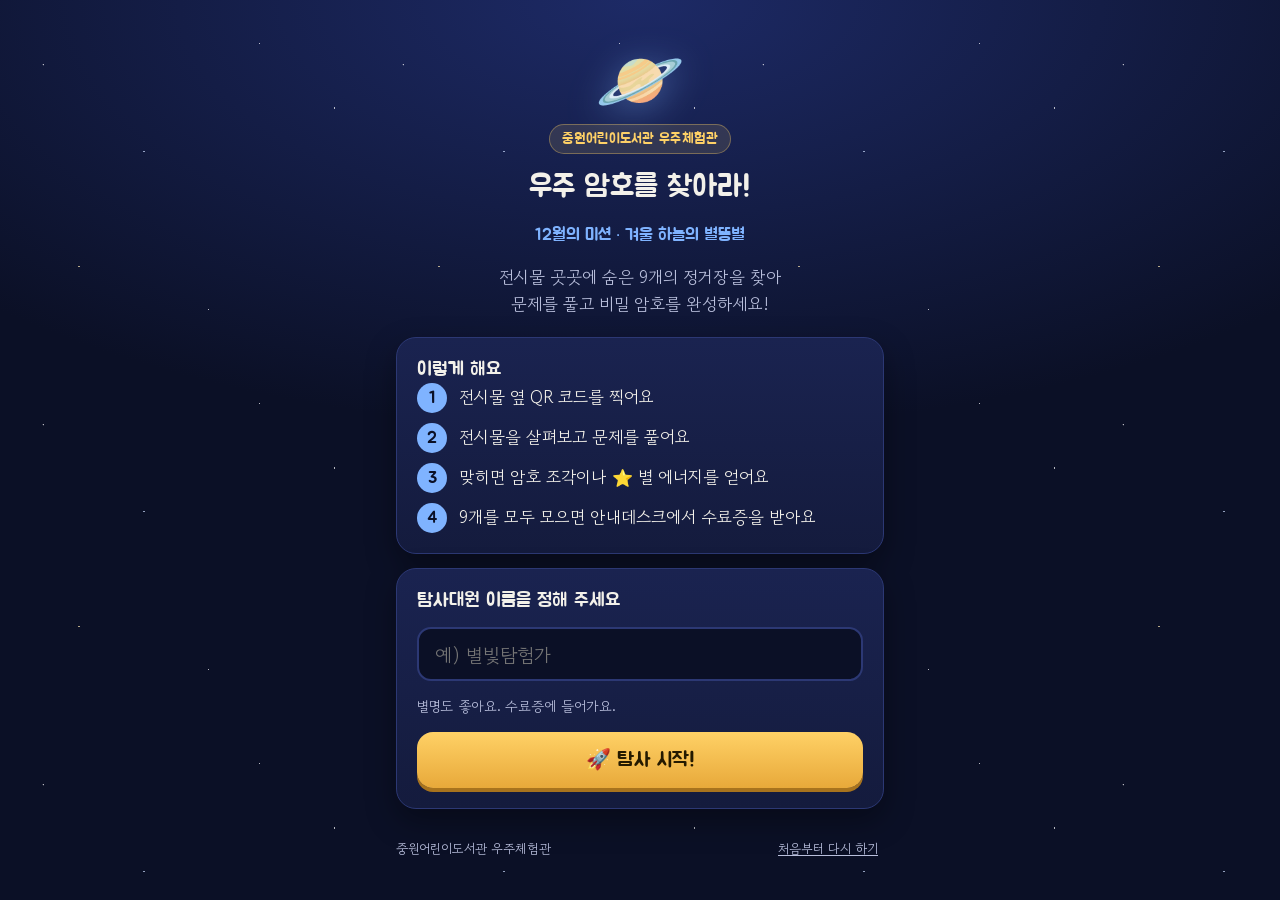
<file: index.html>
<!doctype html>
<html lang="ko">
<head>
  <meta charset="utf-8">
  <meta name="viewport" content="width=device-width, initial-scale=1, viewport-fit=cover">
  <meta name="theme-color" content="#0b1026">
  <title>우주 암호를 찾아라!</title>
  <link rel="preconnect" href="https://fonts.googleapis.com">
  <link rel="preconnect" href="https://fonts.gstatic.com" crossorigin>
  <link href="https://fonts.googleapis.com/css2?family=Jua&family=Gowun+Dodum&display=swap" rel="stylesheet">
  <link rel="stylesheet" href="css/style.css">
  <!-- 이용 통계 (Umami, 쿠키 없음). 화면별 기록은 js/app.js에서 보냄 -->
  <script defer src="https://cloud.umami.is/script.js" data-website-id="ceaa70c8-eff4-4f39-9abf-b95c30344f5d" data-auto-track="false"></script>
</head>
<body>
  <div class="stars" aria-hidden="true"></div>
  <main id="app" class="app" aria-live="polite"></main>
  <footer class="foot">
    <span id="foot-place"></span>
    <button type="button" id="reset-btn" class="link-btn">처음부터 다시 하기</button>
  </footer>
  <script src="js/vendor/jsQR.js"></script>
  <script src="js/config.js"></script>
  <script src="js/loader.js"></script>
</body>
</html>
</file>
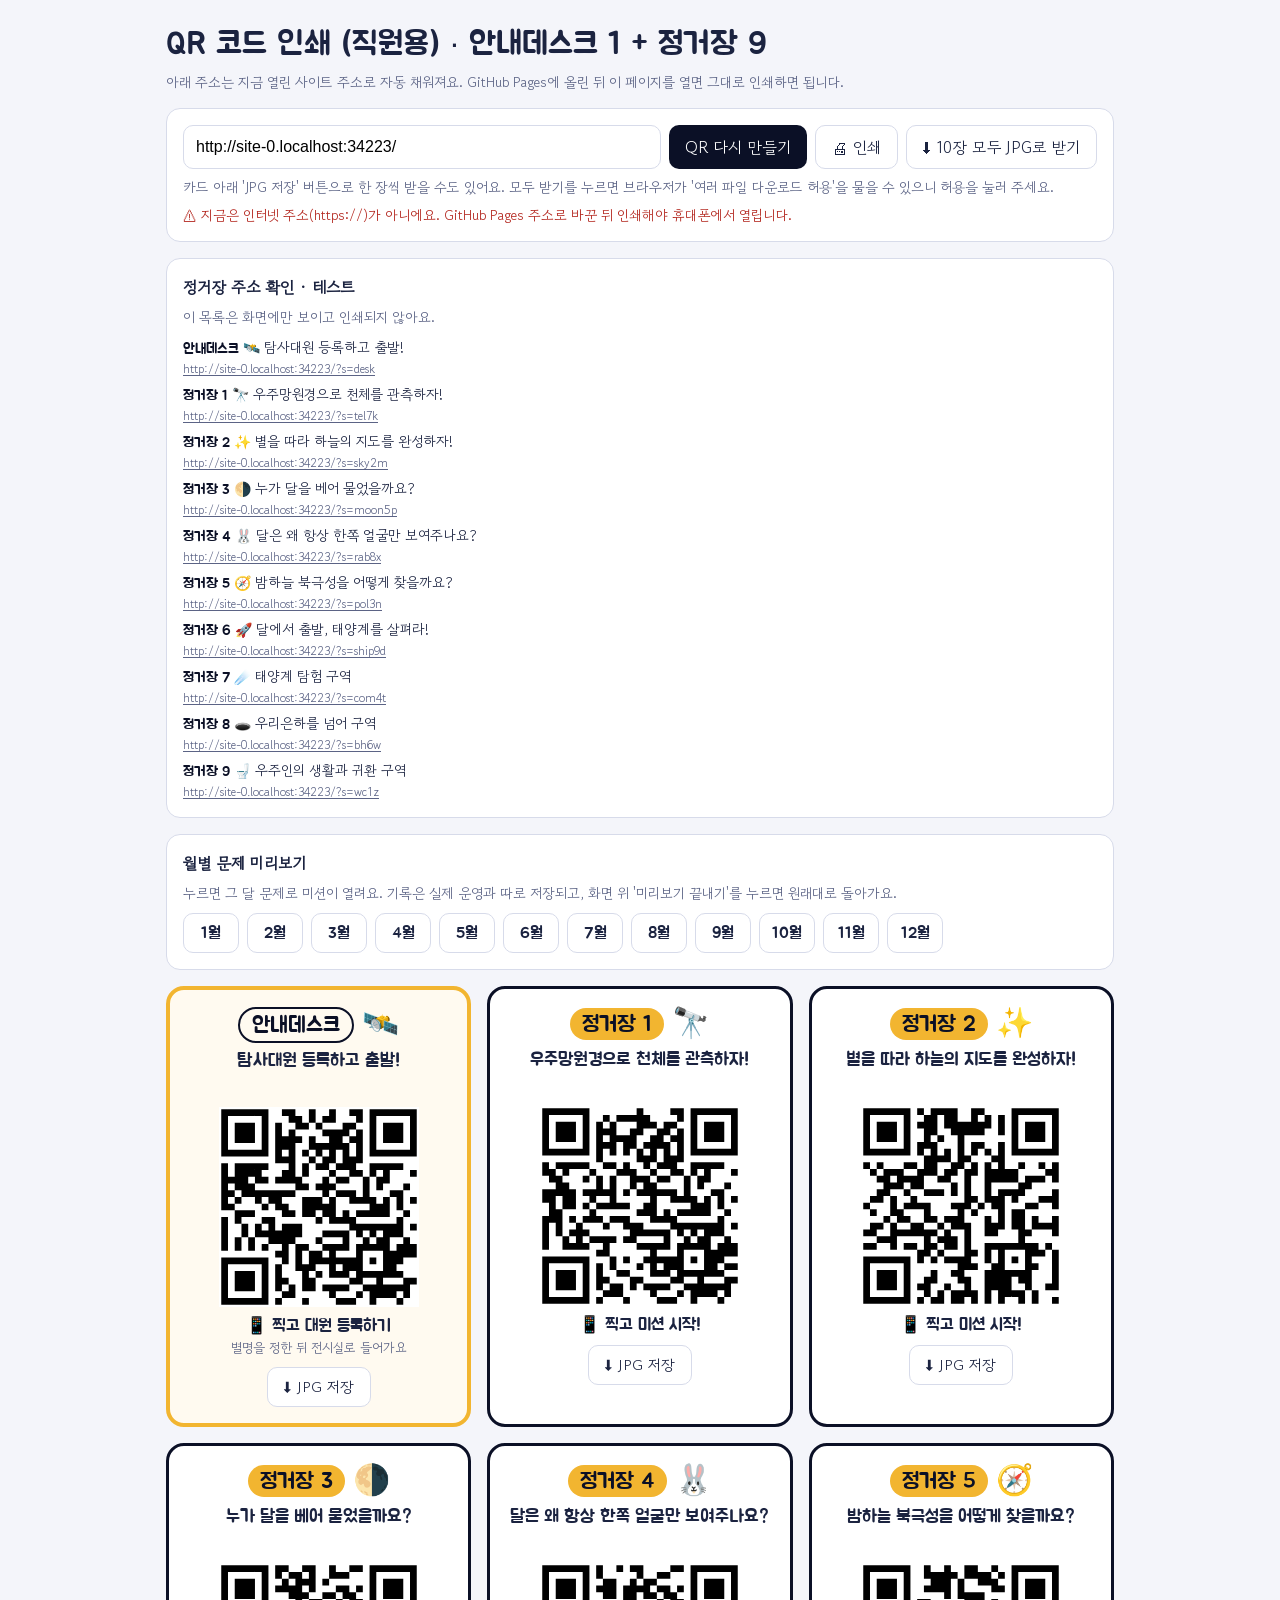
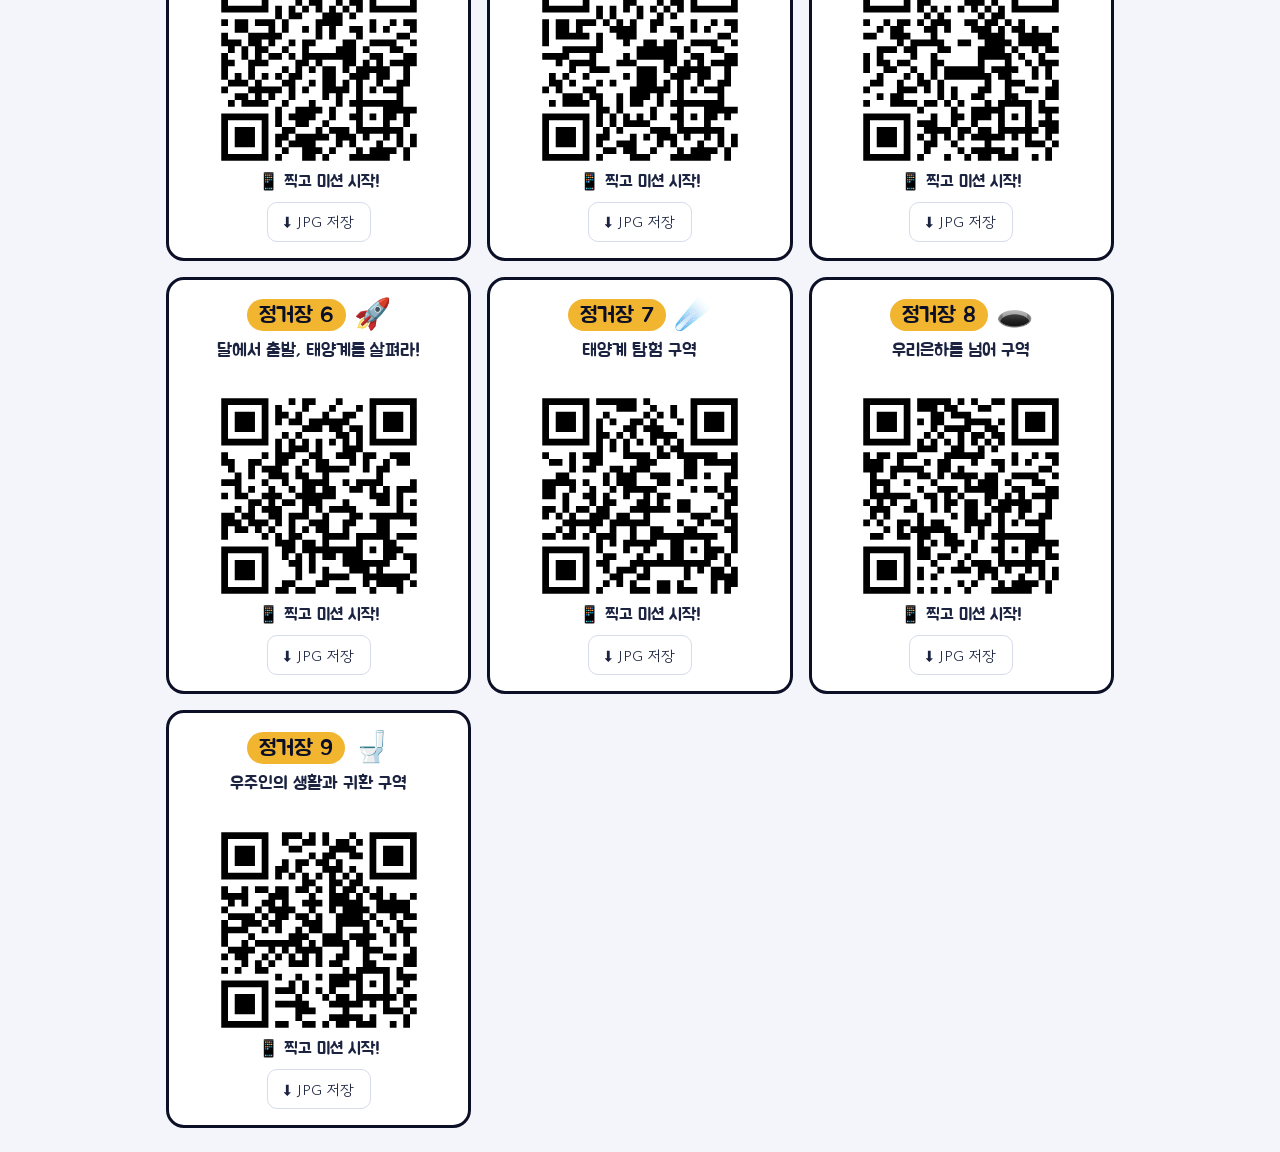
<file: qr.html>
<!doctype html>
<html lang="ko">
<head>
  <meta charset="utf-8">
  <meta name="viewport" content="width=device-width, initial-scale=1">
  <meta name="robots" content="noindex">
  <title>QR 인쇄 (직원용)</title>
  <link href="https://fonts.googleapis.com/css2?family=Jua&family=Gowun+Dodum&display=swap" rel="stylesheet">
  <style>
    :root { --ink: #1b2340; --soft: #5b6385; --line: #d7dbea; --gold: #f2b530; --navy: #0b1026; }
    * { box-sizing: border-box; }
    body { margin: 0; font-family: "Gowun Dodum", "Apple SD Gothic Neo", sans-serif; color: var(--ink); background: #f4f5fa; }
    .wrap { max-width: 980px; margin: 0 auto; padding: 24px 16px; }
    h1 { font-family: "Jua", sans-serif; font-weight: 400; margin: 0 0 6px; }
    .panel { background: #fff; border: 1px solid var(--line); border-radius: 14px; padding: 16px; margin: 16px 0; }
    .row { display: flex; gap: 8px; flex-wrap: wrap; align-items: center; }
    input { flex: 1 1 320px; min-height: 44px; padding: 8px 12px; font-size: 16px; border: 1px solid var(--line); border-radius: 10px; }
    button { min-height: 44px; padding: 8px 16px; font-size: 16px; border-radius: 10px; border: 0; cursor: pointer; background: var(--navy); color: #fff; font-family: inherit; }
    button.alt { background: #fff; color: var(--ink); border: 1px solid var(--line); }
    .note { color: var(--soft); font-size: 14px; margin: 8px 0 0; }
    .warn { color: #b3261e; }
    .cards { display: grid; grid-template-columns: repeat(auto-fill, minmax(280px, 1fr)); gap: 16px; }
    .mbtn { display: inline-flex; align-items: center; justify-content: center; min-width: 56px; min-height: 40px; border-radius: 10px; border: 1px solid var(--line); text-decoration: none; color: var(--ink); background: #fff; font-family: "Jua", sans-serif; }
    .mbtn:hover { border-color: var(--navy); }
    .sheet { display: contents; }
    body { -webkit-print-color-adjust: exact; print-color-adjust: exact; }
    .qcard {
      background: #fff; border: 3px solid var(--navy); border-radius: 18px; padding: 16px;
      text-align: center; break-inside: avoid; page-break-inside: avoid;
    }
    .qcard .top { display: flex; align-items: center; justify-content: center; gap: 8px; font-family: "Jua", sans-serif; font-size: 22px; }
    .qcard.desk { border-color: var(--gold); border-width: 4px; background: #fffaf0; }
    .qcard.desk .num { background: none; color: var(--navy); border: 2px solid var(--navy); }
    .qcard .sub { font-size: 13px; color: var(--soft); margin-top: 2px; }
    .links { list-style: none; }
    .links b { font-family: "Jua", sans-serif; font-weight: 400; color: var(--navy); }
    .qcard .num { background: var(--gold); color: var(--navy); border-radius: 999px; padding: 2px 12px; }
    .qcard .icon { font-size: 30px; }
    .qcard .ttl { font-family: "Jua", sans-serif; font-size: 18px; margin: 6px 0 10px; min-height: 2.6em; }
    .qcard .qr svg { width: 200px; height: 200px; display: block; margin: 0 auto; }
    .qcard .cta { font-family: "Jua", sans-serif; font-size: 17px; margin-top: 8px; }
    .links { margin: 10px 0 0; padding-left: 0; font-size: 14px; display: grid; gap: 6px; }
    .links a { color: var(--soft); word-break: break-all; font-size: 12px; }
    .qcard .dl { margin-top: 10px; min-height: 40px; font-size: 15px; }
    #dl-all[disabled] { opacity: .6; cursor: default; }
    @media print {
      body { background: #fff; }
      .no-print { display: none !important; }
      .wrap { padding: 0; max-width: none; }
      .cards { display: block; }
      /* 종이 한 장 = 카드 4장. 종이마다 안쪽 여백 12mm를 두어 2·3쪽도 잘리지 않아요. */
      .sheet { display: grid; grid-template-columns: repeat(2, 1fr); gap: 10mm; align-content: start;
               height: 297mm; padding: 12mm; break-after: page; page-break-after: always; }
      .sheet:last-child { break-after: auto; page-break-after: auto; }
      .qcard { height: 125mm; display: flex; flex-direction: column; justify-content: center; }
      .qcard .qr svg { width: 62mm; height: 62mm; }
      /* 여백을 0으로 두면 브라우저가 위아래에 페이지 주소·날짜를 넣지 않아요. */
      @page { size: A4; margin: 0; }
    }
  </style>
</head>
<body>
  <div class="wrap">
    <div class="no-print">
      <h1>QR 코드 인쇄 (직원용) · 안내데스크 1 + 정거장 9</h1>
      <p class="note">아래 주소는 지금 열린 사이트 주소로 자동 채워져요. GitHub Pages에 올린 뒤 이 페이지를 열면 그대로 인쇄하면 됩니다.</p>
      <div class="panel">
        <div class="row">
          <input id="base" type="text" aria-label="사이트 주소">
          <button id="apply">QR 다시 만들기</button>
          <button class="alt" onclick="window.print()">🖨 인쇄</button>
          <button class="alt" id="dl-all">⬇ 10장 모두 JPG로 받기</button>
        </div>
        <p class="note">카드 아래 'JPG 저장' 버튼으로 한 장씩 받을 수도 있어요. 모두 받기를 누르면 브라우저가 '여러 파일 다운로드 허용'을 물을 수 있으니 허용을 눌러 주세요.</p>
        <p class="note" id="base-warn"></p>
      </div>
      <div class="panel">
        <b>정거장 주소 확인 · 테스트</b>
        <p class="note">이 목록은 화면에만 보이고 인쇄되지 않아요.</p>
        <ul id="links" class="links"></ul>
      </div>
      <div class="panel">
        <b>월별 문제 미리보기</b>
        <p class="note">누르면 그 달 문제로 미션이 열려요. 기록은 실제 운영과 따로 저장되고, 화면 위 '미리보기 끝내기'를 누르면 원래대로 돌아가요.</p>
        <div class="row" id="months" style="margin-top:10px"></div>
      </div>
    </div>
    <div class="cards" id="cards"></div>
  </div>

  <script src="js/config.js"></script>
  <script src="js/vendor/qrcode.js"></script>
  <script>
    (function () {
      var M = window.MISSION_CONFIG;
      var input = document.getElementById("base");
      var warn = document.getElementById("base-warn");

      function defaultBase() {
        var p = location.href.split("?")[0].split("#")[0];
        return p.replace(/qr\.html$/, "");
      }
      function esc(t) { return String(t).replace(/[&<>"]/g, function (c) { return { "&": "&amp;", "<": "&lt;", ">": "&gt;", '"': "&quot;" }[c]; }); }

      var items = [], base = "";

      /* ---------- JPG 만들기: 카드를 캔버스에 직접 그려요 (약 9 × 12.7cm, 300dpi) ---------- */
      var W = 1063, H = 1500;
      function rr(ctx, x, y, w, h, r) {
        ctx.beginPath();
        ctx.moveTo(x + r, y); ctx.arcTo(x + w, y, x + w, y + h, r); ctx.arcTo(x + w, y + h, x, y + h, r);
        ctx.arcTo(x, y + h, x, y, r); ctx.arcTo(x, y, x + w, y, r); ctx.closePath();
      }
      function wrap(ctx, text, maxW) {
        var words = String(text).split(" "), lines = [], line = "";
        words.forEach(function (w) {
          var t = line ? line + " " + w : w;
          if (ctx.measureText(t).width <= maxW) { line = t; return; }
          if (line) lines.push(line);
          line = w;
          while (ctx.measureText(line).width > maxW) {           // 아주 긴 낱말은 글자 단위로 자름
            var k = line.length; while (k > 1 && ctx.measureText(line.slice(0, k)).width > maxW) k--;
            lines.push(line.slice(0, k)); line = line.slice(k);
          }
        });
        if (line) lines.push(line);
        return lines;
      }
      function drawCard(it) {
        var url = base + "?s=" + encodeURIComponent(it.code);
        var c = document.createElement("canvas"); c.width = W; c.height = H;
        var ctx = c.getContext("2d");
        var NAVY = "#0b1026", GOLD = "#f2b530", SOFT = "#5b6385";
        // 글자는 한글 글꼴로만 그리고(띄어쓰기 폭이 일정), 이모지는 따로 그려요.
        var KR = ', "Apple SD Gothic Neo", "Malgun Gothic", "Noto Sans KR", sans-serif';
        var EMOJI = '"Apple Color Emoji", "Segoe UI Emoji", "Noto Color Emoji", sans-serif';
        ctx.fillStyle = "#ffffff"; ctx.fillRect(0, 0, W, H);
        // 테두리
        var bw = it.desk ? 18 : 14;
        rr(ctx, 30, 30, W - 60, H - 60, 60);
        ctx.fillStyle = it.desk ? "#fffaf0" : "#ffffff"; ctx.fill();
        ctx.lineWidth = bw; ctx.strokeStyle = it.desk ? GOLD : NAVY; ctx.stroke();
        ctx.textAlign = "center"; ctx.textBaseline = "middle";
        // 배지 + 아이콘
        ctx.font = '76px "Jua"' + KR;
        var bt = it.badge, bwid = ctx.measureText(bt).width + 70, ic = 100, gap = 26;
        var total = bwid + gap + ic, bx = (W - total) / 2, by = 120, bh = 112;
        rr(ctx, bx, by, bwid, bh, bh / 2);
        if (it.desk) { ctx.lineWidth = 7; ctx.strokeStyle = NAVY; ctx.stroke(); }
        else { ctx.fillStyle = GOLD; ctx.fill(); }
        ctx.fillStyle = NAVY; ctx.fillText(bt, bx + bwid / 2, by + bh / 2 + 4);
        ctx.font = '96px ' + EMOJI;
        ctx.fillText(it.icon, bx + bwid + gap + ic / 2, by + bh / 2 + 4);
        // 제목 (최대 2줄)
        ctx.font = '64px "Jua"' + KR; ctx.fillStyle = NAVY;
        var lines = wrap(ctx, it.title, W - 200).slice(0, 2);
        var ty = lines.length === 1 ? 335 : 300;
        lines.forEach(function (ln, i) { ctx.fillText(ln, W / 2, ty + i * 78); });
        // QR
        var qr = qrcode(0, "M"); qr.addData(url); qr.make();
        var n = qr.getModuleCount(), size = 680, cell = size / (n + 4), qx = (W - size) / 2, qy = 430;
        ctx.fillStyle = "#ffffff"; ctx.fillRect(qx, qy, size, size);
        ctx.fillStyle = "#000000";
        for (var r = 0; r < n; r++) for (var col = 0; col < n; col++) {
          if (qr.isDark(r, col)) ctx.fillRect(Math.floor(qx + (col + 2) * cell), Math.floor(qy + (r + 2) * cell), Math.ceil(cell), Math.ceil(cell));
        }
        // 안내 문구
        // "📱 찍고 …": 이모지와 글자를 나눠서 가운데 정렬
        var cy = it.desk ? 1235 : 1260, ctaText = it.cta.replace(/^📱\s*/, "");
        ctx.font = '66px "Jua"' + KR; var tw = ctx.measureText(ctaText).width;
        var ew = 80, gx = (W - (ew + 20 + tw)) / 2;
        ctx.textAlign = "left"; ctx.fillStyle = NAVY;
        ctx.font = '64px ' + EMOJI; ctx.fillText("📱", gx, cy);
        ctx.font = '66px "Jua"' + KR; ctx.fillText(ctaText, gx + ew + 20, cy);
        ctx.textAlign = "center";
        if (it.desk) { ctx.fillStyle = SOFT; ctx.font = '44px "Gowun Dodum"' + KR; ctx.fillText("별명을 정한 뒤 전시실로 들어가요", W / 2, 1325); }
        return c;
      }
      function fileName(i) {
        var n = String(i).padStart(2, "0");
        return "QR_" + n + "_" + items[i].badge.replace(/\s+/g, "") + ".jpg";
      }
      function fontsReady() {
        if (!document.fonts || !document.fonts.load) return Promise.resolve();
        return Promise.all([document.fonts.load('64px "Jua"', "가"), document.fonts.load('44px "Gowun Dodum"', "가")]).catch(function () {});
      }
      function saveJpg(i) {
        return fontsReady().then(function () {
          return new Promise(function (done) {
            drawCard(items[i]).toBlob(function (blob) {
              var a = document.createElement("a");
              a.href = URL.createObjectURL(blob); a.download = fileName(i);
              document.body.appendChild(a); a.click(); a.remove();
              setTimeout(function () { URL.revokeObjectURL(a.href); }, 4000);
              done();
            }, "image/jpeg", 0.95);
          });
        });
      }
      document.getElementById("dl-all").addEventListener("click", function () {
        var btn = this, i = 0; btn.disabled = true;
        (function next() {
          if (i >= items.length) { btn.disabled = false; btn.textContent = "⬇ 10장 모두 JPG로 받기"; return; }
          btn.textContent = "저장 중… " + (i + 1) + " / " + items.length;
          saveJpg(i++).then(function () { setTimeout(next, 500); });
        })();
      });
      document.getElementById("cards").addEventListener("click", function (e) {
        var b = e.target.closest(".dl"); if (b) saveJpg(Number(b.getAttribute("data-i")));
      });

      function render() {
        base = input.value.trim();
        if (base && !/\/$/.test(base)) base += "/";
        warn.textContent = /^https:\/\//.test(base) ? "" :
          "⚠ 지금은 인터넷 주소(https://)가 아니에요. GitHub Pages 주소로 바꾼 뒤 인쇄해야 휴대폰에서 열립니다.";
        warn.className = "note" + (warn.textContent ? " warn" : "");

        // 안내데스크 QR(출발용)을 맨 앞에, 그다음 전시실 정거장 9곳
        var D = M.desk;
        items = [{ code: D.code, icon: D.icon, badge: D.label, title: D.title, cta: "📱 찍고 대원 등록하기", desk: true }]
          .concat(M.stations.map(function (s, i) {
            return { code: s.code, icon: s.icon, badge: "정거장 " + (i + 1), title: s.exhibit, cta: "📱 찍고 미션 시작!" };
          }));

        document.getElementById("links").innerHTML = items.map(function (it) {
          var url = base + "?s=" + encodeURIComponent(it.code);
          return '<li><b>' + esc(it.badge) + '</b> ' + it.icon + ' ' + esc(it.title) + '<br><a href="' + esc(url) + '" target="_blank">' + esc(url) + '</a></li>';
        }).join("");

        var cardHtml = items.map(function (it, i) {
          var url = base + "?s=" + encodeURIComponent(it.code);
          var qr = qrcode(0, "M");
          qr.addData(url);
          qr.make();
          return '<div class="qcard' + (it.desk ? ' desk' : '') + '">' +
            '<div class="top"><span class="num">' + esc(it.badge) + '</span><span class="icon">' + it.icon + '</span></div>' +
            '<div class="ttl">' + esc(it.title) + '</div>' +
            '<div class="qr">' + qr.createSvgTag({ cellSize: 6, margin: 2, scalable: true }) + '</div>' +
            '<div class="cta">' + it.cta + '</div>' +
            (it.desk ? '<div class="sub">별명을 정한 뒤 전시실로 들어가요</div>' : '') +
            '<button type="button" class="alt dl no-print" data-i="' + i + '">⬇ JPG 저장</button>' +
          '</div>';
        });
        var sheets = "";
        for (var k = 0; k < cardHtml.length; k += 4) sheets += '<div class="sheet">' + cardHtml.slice(k, k + 4).join("") + '</div>';
        document.getElementById("cards").innerHTML = sheets;
      }

      var mb = "";
      for (var m = 1; m <= 12; m++) mb += '<a class="mbtn" target="_blank" href="index.html?set=' + m + '">' + m + "월</a>";
      document.getElementById("months").innerHTML = mb;
      input.value = defaultBase();
      document.getElementById("apply").addEventListener("click", render);
      input.addEventListener("keydown", function (e) { if (e.key === "Enter") render(); });
      render();
    })();
  </script>
</body>
</html>
</file>
<file: css/style.css>
:root {
  --bg: #0b1026;
  --bg2: #141b3d;
  --card: #1a2350;
  --card-line: #2c3874;
  --ink: #f3f1ea;
  --ink-soft: #b9bfdc;
  --gold: #ffd166;
  --gold-deep: #e8a93a;
  --mint: #5ee6b4;
  --coral: #ff7a6b;
  --sky: #7fb3ff;
  --radius: 20px;
  --display: "Jua", "Apple SD Gothic Neo", "Noto Sans KR", sans-serif;
  --body: "Gowun Dodum", "Apple SD Gothic Neo", "Noto Sans KR", sans-serif;
}

* { box-sizing: border-box; }
html, body { margin: 0; }
body {
  min-height: 100vh;
  background: radial-gradient(120% 80% at 50% 0%, #1d2a66 0%, var(--bg) 60%) fixed, var(--bg);
  color: var(--ink);
  font-family: var(--body);
  font-size: 17px;
  line-height: 1.6;
  -webkit-tap-highlight-color: transparent;
  word-break: keep-all;
  overflow-wrap: break-word;
}

/* 별 배경 */
.stars {
  position: fixed; inset: 0; pointer-events: none; z-index: 0;
  background-image:
    radial-gradient(1.5px 1.5px at 12% 18%, #fff 50%, transparent 51%),
    radial-gradient(1px 1px at 72% 12%, #fff 50%, transparent 51%),
    radial-gradient(1.2px 1.2px at 40% 42%, #cfe0ff 50%, transparent 51%),
    radial-gradient(1px 1px at 85% 58%, #fff 50%, transparent 51%),
    radial-gradient(1.6px 1.6px at 22% 74%, #ffe9b0 50%, transparent 51%),
    radial-gradient(1px 1px at 58% 86%, #fff 50%, transparent 51%),
    radial-gradient(1.3px 1.3px at 93% 30%, #fff 50%, transparent 51%),
    radial-gradient(1px 1px at 5% 50%, #fff 50%, transparent 51%);
  background-size: 360px 360px;
  opacity: .7;
  animation: twinkle 6s ease-in-out infinite alternate;
}
@keyframes twinkle { from { opacity: .45; } to { opacity: .85; } }

.app {
  position: relative; z-index: 1;
  max-width: 520px; margin: 0 auto;
  padding: 20px 16px 24px;
}

h1, h2, h3 { font-family: var(--display); font-weight: 400; line-height: 1.3; margin: 0; }
h1 { font-size: 30px; }
h2 { font-size: 24px; }
h3 { font-size: 19px; }
p { margin: 0; }

.eyebrow {
  display: inline-flex; align-items: center; gap: 6px;
  font-family: var(--display); font-size: 14px; letter-spacing: .02em;
  color: var(--gold); background: rgba(255, 209, 102, .12);
  border: 1px solid rgba(255, 209, 102, .35);
  padding: 3px 12px; border-radius: 999px;
}
.muted { color: var(--ink-soft); }
.stack > * + * { margin-top: 14px; }
.center { text-align: center; }

.card {
  background: linear-gradient(180deg, var(--card), var(--bg2));
  border: 1px solid var(--card-line);
  border-radius: var(--radius);
  padding: 20px;
  box-shadow: 0 12px 30px rgba(0, 0, 0, .35);
}

/* 버튼 */
.btn {
  display: flex; align-items: center; justify-content: center; gap: 8px;
  width: 100%; min-height: 56px; padding: 12px 18px;
  border: 0; border-radius: 16px; cursor: pointer;
  font-family: var(--display); font-size: 20px;
  color: #241a00; background: linear-gradient(180deg, var(--gold), var(--gold-deep));
  box-shadow: 0 4px 0 #a8731d;
  transition: transform .08s ease, box-shadow .08s ease;
}
.btn:active { transform: translateY(3px); box-shadow: 0 1px 0 #a8731d; }
.btn.ghost {
  color: var(--ink); background: transparent;
  border: 2px solid var(--card-line); box-shadow: none;
}
.btn:disabled { opacity: .5; cursor: default; }
.link-btn {
  background: none; border: 0; color: var(--ink-soft);
  font: inherit; font-size: 13px; text-decoration: underline; cursor: pointer; padding: 6px;
}
input[type=text] {
  width: 100%; min-height: 54px; padding: 10px 16px;
  font-family: var(--body); font-size: 19px; color: var(--ink);
  background: var(--bg); border: 2px solid var(--card-line); border-radius: 14px;
}
input[type=text]:focus { outline: none; border-color: var(--gold); }

/* 시작 화면 */
.hero { text-align: center; padding: 18px 0 6px; }
.hero .planet { font-size: 72px; line-height: 1; filter: drop-shadow(0 6px 18px rgba(127, 179, 255, .4)); }
.steps { list-style: none; padding: 0; margin: 0; display: grid; gap: 10px; }
.steps li { display: flex; gap: 12px; align-items: flex-start; }
.steps b {
  flex: 0 0 30px; height: 30px; border-radius: 50%;
  display: grid; place-items: center;
  font-family: var(--display); font-weight: 400; color: var(--bg); background: var(--sky);
}

/* 진행 상황 */
.progress-head { display: flex; justify-content: space-between; align-items: baseline; }
.bar { height: 12px; border-radius: 999px; background: var(--bg); overflow: hidden; border: 1px solid var(--card-line); }
.bar > i { display: block; height: 100%; background: linear-gradient(90deg, var(--mint), var(--sky)); border-radius: 999px; transition: width .5s ease; }

.grid { display: grid; grid-template-columns: repeat(3, 1fr); gap: 10px; }
.slot {
  aspect-ratio: 1; border-radius: 16px;
  display: flex; flex-direction: column; align-items: center; justify-content: center; gap: 2px;
  background: rgba(255, 255, 255, .04); border: 2px dashed var(--card-line);
  color: var(--ink-soft); font-size: 13px; text-align: center; padding: 6px;
}
.slot .ic { font-size: 28px; line-height: 1.1; filter: grayscale(1) opacity(.45); }
.slot.done { border-style: solid; border-color: var(--gold); background: rgba(255, 209, 102, .1); color: var(--ink); }
.slot.done .ic { filter: none; }
.slot .piece { font-family: var(--display); font-size: 26px; color: var(--gold); line-height: 1; }

/* 암호 단어 */
.word { display: flex; justify-content: center; gap: 4px; flex-wrap: nowrap; }
.word span {
  flex: 1 1 0; min-width: 0; max-width: 40px; height: 44px; border-radius: 10px;
  display: grid; place-items: center;
  font-family: var(--display); font-size: 22px;
  background: var(--bg); border: 2px solid var(--card-line); color: var(--ink-soft);
}
.word span.on { border-color: var(--gold); color: var(--gold); background: rgba(255, 209, 102, .1); }

/* 정거장 */
.st-head { display: flex; align-items: center; gap: 14px; }
.st-icon {
  flex: 0 0 64px; height: 64px; border-radius: 18px;
  display: grid; place-items: center; font-size: 36px;
  background: rgba(127, 179, 255, .14); border: 1px solid rgba(127, 179, 255, .35);
}
.find {
  display: flex; gap: 10px; align-items: flex-start;
  background: rgba(94, 230, 180, .1); border: 1px solid rgba(94, 230, 180, .35);
  border-radius: 14px; padding: 12px 14px; font-size: 16px;
}
.question { font-size: 21px; font-family: var(--display); line-height: 1.45; }
.choices { display: grid; gap: 10px; }
.choice {
  text-align: left; width: 100%; min-height: 58px; padding: 12px 16px;
  border-radius: 14px; cursor: pointer;
  font-family: var(--body); font-size: 18px; line-height: 1.4; color: var(--ink);
  background: var(--bg); border: 2px solid var(--card-line);
  display: flex; gap: 12px; align-items: center;
  transition: border-color .15s, background .15s;
}
.choice .k {
  flex: 0 0 30px; height: 30px; border-radius: 50%; display: grid; place-items: center;
  font-family: var(--display); font-size: 16px; background: var(--card-line); color: var(--ink);
}
.choice:hover:not(:disabled) { border-color: var(--sky); }
.choice.wrong { border-color: var(--coral); background: rgba(255, 122, 107, .1); color: var(--ink-soft); text-decoration: line-through; animation: shake .4s; }
.choice.wrong .k { background: var(--coral); color: var(--bg); }
.choice.right { border-color: var(--mint); background: rgba(94, 230, 180, .14); }
.choice.right .k { background: var(--mint); color: var(--bg); }
.choice:disabled { cursor: default; }
@keyframes shake { 0%,100% { transform: translateX(0); } 25% { transform: translateX(-6px); } 75% { transform: translateX(6px); } }

.hint {
  border-radius: 14px; padding: 12px 14px; font-size: 16px;
  background: rgba(255, 122, 107, .1); border: 1px solid rgba(255, 122, 107, .4);
}
.success { text-align: center; }
.success .got {
  width: 96px; height: 96px; margin: 0 auto; border-radius: 24px;
  display: grid; place-items: center;
  font-family: var(--display); font-size: 56px; color: var(--bg);
  background: radial-gradient(circle at 35% 30%, #fff3c4, var(--gold) 55%, var(--gold-deep));
  box-shadow: 0 0 0 6px rgba(255, 209, 102, .2), 0 0 40px rgba(255, 209, 102, .5);
  animation: pop .6s cubic-bezier(.2, 1.6, .4, 1);
}
@keyframes pop { from { transform: scale(.2) rotate(-25deg); opacity: 0; } to { transform: none; opacity: 1; } }
.explain { text-align: left; background: rgba(255, 255, 255, .05); border-radius: 14px; padding: 14px; font-size: 16px; }

/* 수료증 */
.cert {
  text-align: center; position: relative; overflow: hidden;
  border: 3px double var(--gold);
  background: radial-gradient(100% 70% at 50% 0%, #2a3680, var(--bg2));
}
.medal { font-size: 64px; line-height: 1; animation: pop .7s cubic-bezier(.2, 1.6, .4, 1); }
.cert .name { font-family: var(--display); font-size: 34px; color: var(--gold); }
.cert .big-word { font-family: var(--display); font-size: clamp(22px, 7.5vw, 34px); letter-spacing: .06em; white-space: nowrap; color: var(--ink); }
.staff-box { border: 2px dashed var(--gold); border-radius: 14px; padding: 12px; }
.tag {
  display: inline-block; font-family: var(--display); font-size: 15px; padding: 3px 12px; border-radius: 999px;
}
.tag.gold { background: var(--gold); color: #241a00; }
.tag.silver { background: #d5dbe8; color: #1b2340; }
.tag.bronze { background: #d99a6c; color: #2b1607; }

.foot {
  position: relative; z-index: 1; max-width: 520px; margin: 0 auto;
  padding: 0 16px 28px; display: flex; justify-content: space-between; align-items: center;
  color: var(--ink-soft); font-size: 13px;
}

@media (prefers-reduced-motion: reduce) {
  *, *::before, *::after { animation: none !important; transition: none !important; }
}

/* 이번 달 미션 */
.month { font-family: var(--display); color: var(--sky); font-size: 17px; }

/* 직원 미리보기 띠 */
.preview-bar {
  position: sticky; top: 0; z-index: 5;
  padding: 8px 16px; text-align: center; font-size: 14px;
  background: var(--coral); color: #2b0c07;
}
.preview-bar a { color: #2b0c07; font-weight: 700; margin-left: 8px; }

/* 출발 안내 (안내데스크 QR) */
.go-list { list-style: none; margin: 0; padding: 0; display: grid; gap: 8px; }
.go-item { display: flex; align-items: center; gap: 12px; padding: 10px 12px; border-radius: 14px; background: var(--bg); border: 1px solid var(--card-line); }
.go-item.ok { border-color: var(--gold); background: rgba(255, 209, 102, .08); }
.go-ic { flex: 0 0 34px; font-size: 26px; text-align: center; }
.go-tx { flex: 1; font-size: 15px; line-height: 1.4; }
.go-tx b { font-family: var(--display); font-weight: 400; color: var(--sky); margin-right: 4px; }
.go-tx small { color: var(--ink-soft); font-size: 12.5px; }
.go-ck { flex: 0 0 22px; font-family: var(--display); color: var(--gold); font-size: 20px; text-align: center; }

/* 사이트 안 QR 찍기 */
.scan {
  position: fixed; inset: 0; z-index: 60; background: #050816;
  display: flex; flex-direction: column; overflow-y: auto;
  padding: env(safe-area-inset-top, 0px) max(16px, env(safe-area-inset-right, 0px)) env(safe-area-inset-bottom, 0px) max(16px, env(safe-area-inset-left, 0px));
}
.scan-top { display: flex; align-items: center; justify-content: space-between; padding: 14px 0; font-family: var(--display); font-size: 20px; }
.scan-x { width: 48px; height: 48px; border-radius: 50%; border: 1px solid var(--card-line); background: var(--card); color: var(--ink); font-size: 20px; cursor: pointer; }
.scan-body { width: 100%; max-width: 520px; margin: 0 auto; display: flex; flex-direction: column; gap: 14px; padding-bottom: 24px; }
.scan-view { position: relative; width: 100%; aspect-ratio: 3 / 4; border-radius: var(--radius); overflow: hidden; background: #000; }
.scan-view video { width: 100%; height: 100%; object-fit: cover; display: block; }
.scan-frame { position: absolute; left: 50%; top: 50%; width: 64%; aspect-ratio: 1; transform: translate(-50%, -50%);
  border: 4px solid var(--gold); border-radius: 22px; box-shadow: 0 0 0 9999px rgba(0, 0, 0, .35); }
.scan-msg { text-align: center; font-size: 17px; color: var(--ink); margin: 0; }
.scan-msg.warn { color: var(--coral); }
.scan-fail { text-align: center; padding-top: 12px; }
.scan-fail-ic { font-size: 56px; }
.scan-fail p { margin: 0; }
.scan-how { text-align: left; background: var(--card); border: 1px solid var(--card-line); border-radius: 14px; padding: 14px 16px; font-size: 15px; display: grid; gap: 6px; }
.scan-how b { color: var(--gold); font-weight: 400; font-family: var(--display); }
</file>
